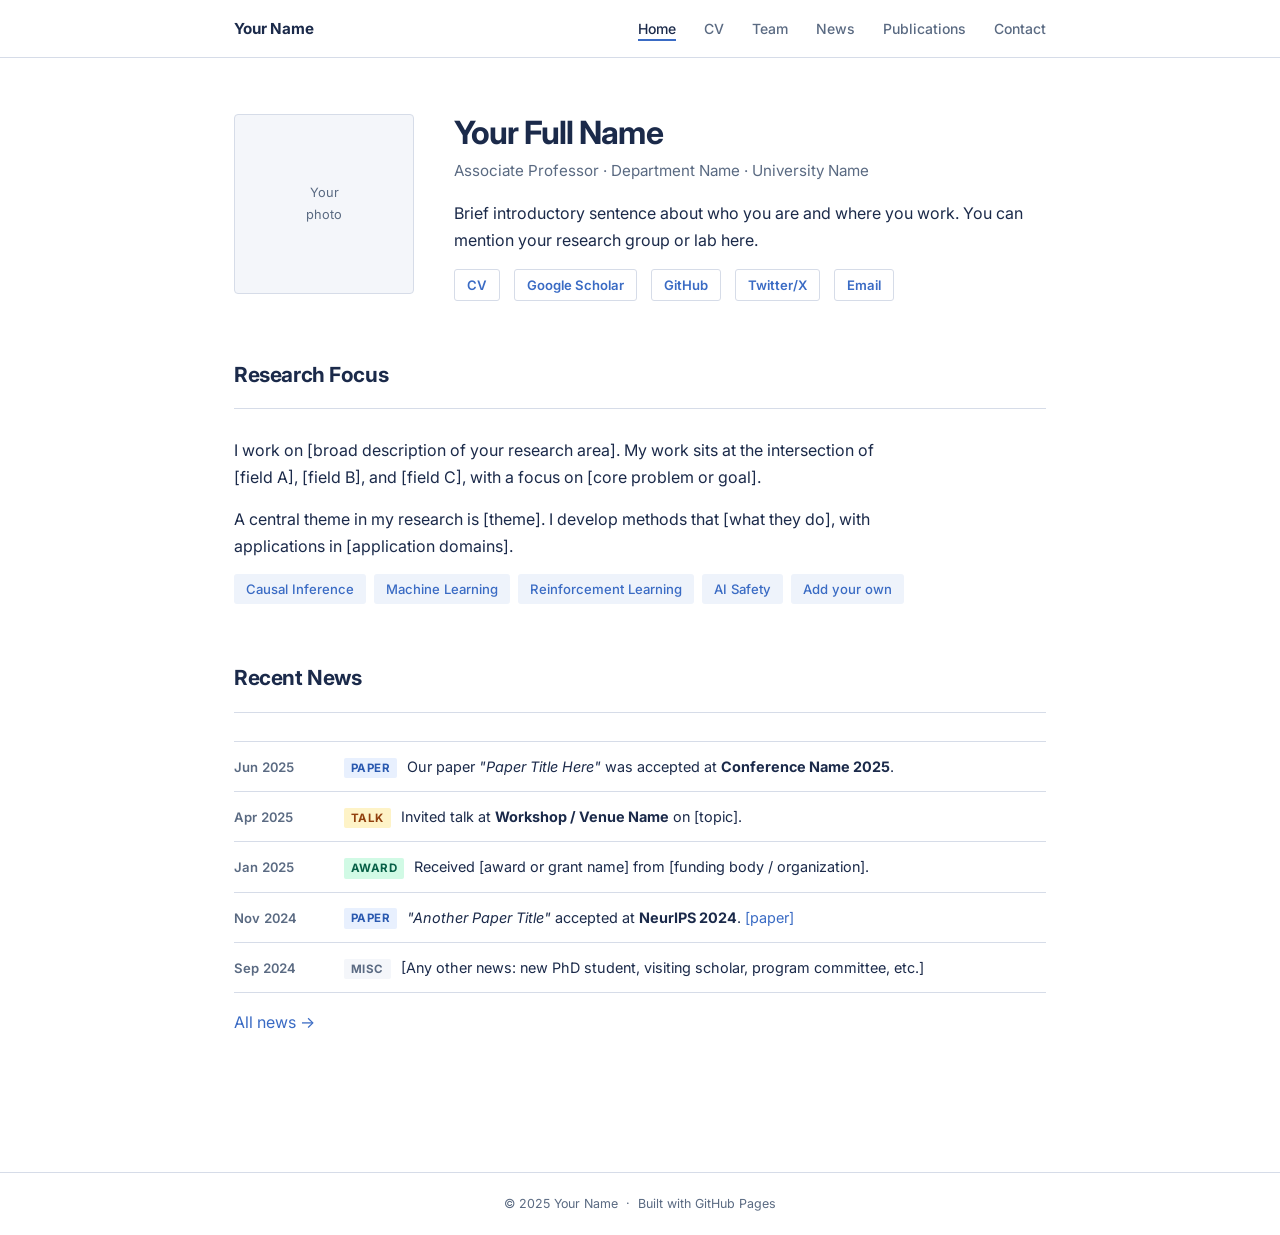
<file: index.html>
<!DOCTYPE html>
<html lang="en">
<head>
  <meta charset="UTF-8" />
  <meta name="viewport" content="width=device-width, initial-scale=1" />
  <title>Your Name – Home</title>
  <link rel="preconnect" href="https://fonts.googleapis.com" />
  <link rel="preconnect" href="https://fonts.gstatic.com" crossorigin />
  <link href="https://fonts.googleapis.com/css2?family=Inter:wght@400;500;600;700&display=swap" rel="stylesheet" />
  <link rel="stylesheet" href="style.css" />
</head>
<body>

<nav>
  <div class="nav-inner">
    <span class="nav-name">Your Name</span>
    <ul class="nav-links">
      <li><a href="index.html" class="active">Home</a></li>
      <li><a href="cv.html">CV</a></li>
      <li><a href="teams.html">Team</a></li>
      <li><a href="news.html">News</a></li>
      <li><a href="publications.html">Publications</a></li>
      <li><a href="contact.html">Contact</a></li>
    </ul>
  </div>
</nav>

<main class="page">

  <!-- ── Bio ─────────────────────────────────────────────── -->
  <div class="bio-row">
    <!-- Replace the placeholder div with: <img class="bio-photo" src="photo.jpg" alt="Your Name"> -->
    <div class="bio-photo-placeholder">Your<br>photo</div>
    <div class="bio-text">
      <h1>Your Full Name</h1>
      <p class="bio-tagline">Associate Professor · Department Name · University Name</p>
      <p>
        Brief introductory sentence about who you are and where you work.
        You can mention your research group or lab here.
      </p>
      <div class="bio-links">
        <a href="cv.html">CV</a>
        <a href="https://scholar.google.com" target="_blank">Google Scholar</a>
        <a href="https://github.com/yourusername" target="_blank">GitHub</a>
        <a href="https://twitter.com/yourusername" target="_blank">Twitter/X</a>
        <a href="mailto:your.email@university.edu">Email</a>
      </div>
    </div>
  </div>

  <!-- ── Research Focus ───────────────────────────────────── -->
  <div class="section">
    <h2>Research Focus</h2>
    <hr class="section-rule" />
    <p>
      I work on [broad description of your research area]. My work sits at the intersection of
      [field A], [field B], and [field C], with a focus on [core problem or goal].
    </p>
    <p>
      A central theme in my research is [theme]. I develop methods that [what they do],
      with applications in [application domains].
    </p>
    <div class="focus-tags">
      <span class="focus-tag">Causal Inference</span>
      <span class="focus-tag">Machine Learning</span>
      <span class="focus-tag">Reinforcement Learning</span>
      <span class="focus-tag">AI Safety</span>
      <span class="focus-tag">Add your own</span>
    </div>
  </div>

  <!-- ── Recent News ───────────────────────────────────────── -->
  <div class="section">
    <h2>Recent News</h2>
    <hr class="section-rule" />
    <ul class="news-list">
      <li>
        <span class="news-date">Jun 2025</span>
        <span class="news-text">
          <span class="news-tag tag-paper">Paper</span>
          Our paper <em>"Paper Title Here"</em> was accepted at <strong>Conference Name 2025</strong>.
        </span>
      </li>
      <li>
        <span class="news-date">Apr 2025</span>
        <span class="news-text">
          <span class="news-tag tag-talk">Talk</span>
          Invited talk at <strong>Workshop / Venue Name</strong> on [topic].
        </span>
      </li>
      <li>
        <span class="news-date">Jan 2025</span>
        <span class="news-text">
          <span class="news-tag tag-award">Award</span>
          Received [award or grant name] from [funding body / organization].
        </span>
      </li>
      <li>
        <span class="news-date">Nov 2024</span>
        <span class="news-text">
          <span class="news-tag tag-paper">Paper</span>
          <em>"Another Paper Title"</em> accepted at <strong>NeurIPS 2024</strong>.
          <a href="#">[paper]</a>
        </span>
      </li>
      <li>
        <span class="news-date">Sep 2024</span>
        <span class="news-text">
          <span class="news-tag tag-misc">Misc</span>
          [Any other news: new PhD student, visiting scholar, program committee, etc.]
        </span>
      </li>
    </ul>
    <p style="margin-top:16px;"><a href="news.html">All news →</a></p>
  </div>

</main>

<footer>
  &copy; 2025 Your Name &nbsp;·&nbsp; Built with GitHub Pages
</footer>

</body>
</html>
</file>
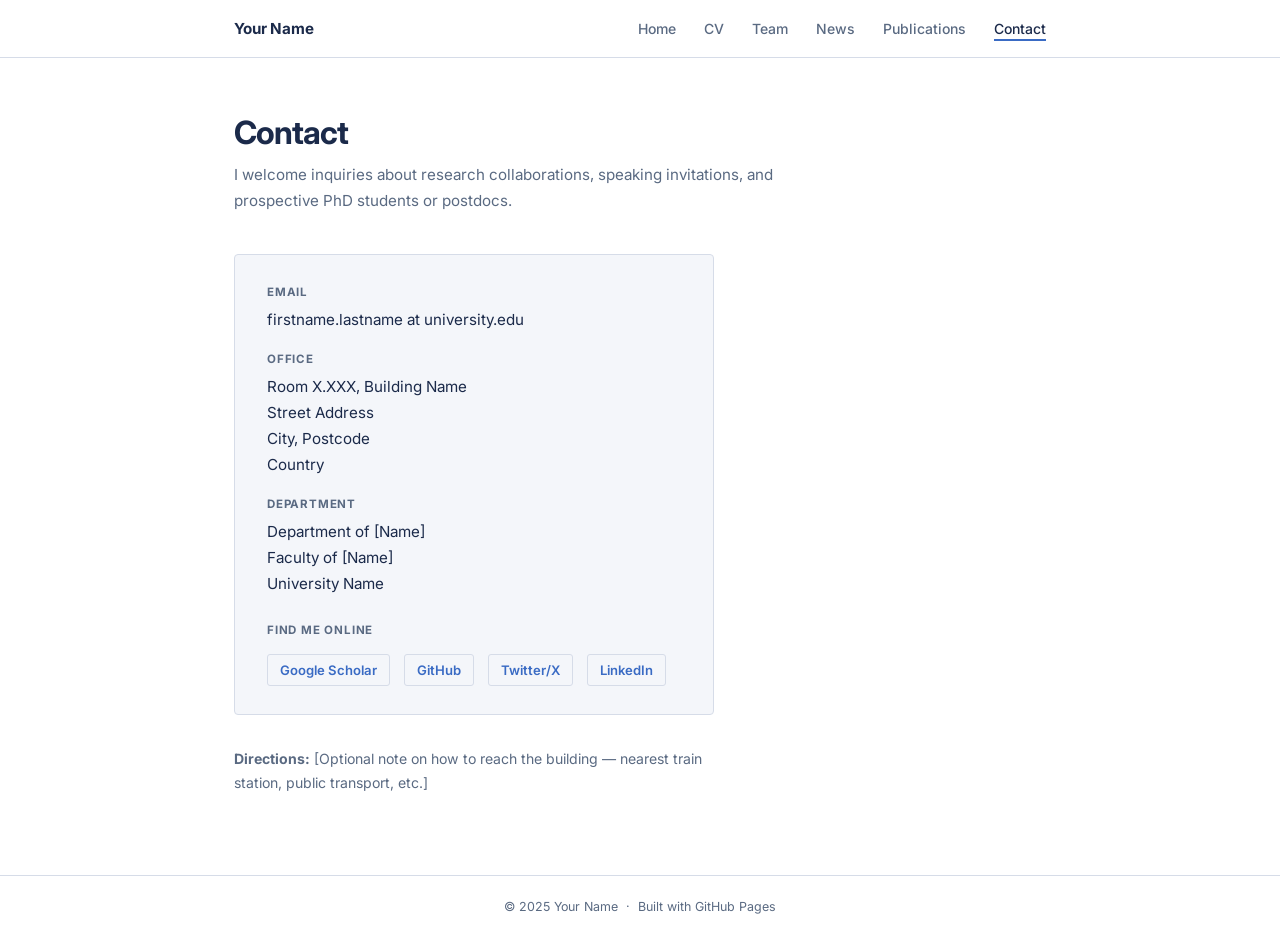
<file: contact.html>
<!DOCTYPE html>
<html lang="en">
<head>
  <meta charset="UTF-8" />
  <meta name="viewport" content="width=device-width, initial-scale=1" />
  <title>Your Name – Contact</title>
  <link rel="preconnect" href="https://fonts.googleapis.com" />
  <link rel="preconnect" href="https://fonts.gstatic.com" crossorigin />
  <link href="https://fonts.googleapis.com/css2?family=Inter:wght@400;500;600;700&display=swap" rel="stylesheet" />
  <link rel="stylesheet" href="style.css" />
</head>
<body>

<nav>
  <div class="nav-inner">
    <span class="nav-name">Your Name</span>
    <ul class="nav-links">
      <li><a href="index.html">Home</a></li>
      <li><a href="cv.html">CV</a></li>
      <li><a href="teams.html">Team</a></li>
      <li><a href="news.html">News</a></li>
      <li><a href="publications.html">Publications</a></li>
      <li><a href="contact.html" class="active">Contact</a></li>
    </ul>
  </div>
</nav>

<main class="page">
  <h1 style="margin-bottom: 10px;">Contact</h1>
  <p style="color: var(--muted); margin-bottom: 40px; font-size:0.95rem; max-width: 56ch;">
    I welcome inquiries about research collaborations, speaking invitations,
    and prospective PhD students or postdocs.
  </p>

  <div class="contact-block">

    <div class="contact-label">Email</div>
    <div class="contact-value">
      <!-- Using "at" instead of @ to reduce spam harvesting -->
      firstname.lastname at university.edu
    </div>

    <div class="contact-label">Office</div>
    <div class="contact-value">
      Room X.XXX, Building Name<br>
      Street Address<br>
      City, Postcode<br>
      Country
    </div>

    <div class="contact-label">Department</div>
    <div class="contact-value">
      Department of [Name]<br>
      Faculty of [Name]<br>
      University Name
    </div>

    <div class="contact-label" style="margin-top:24px;">Find me online</div>
    <div class="contact-value" style="margin-top: 6px;">
      <div class="bio-links" style="justify-content: flex-start;">
        <a href="https://scholar.google.com/citations?user=YOURID" target="_blank">Google Scholar</a>
        <a href="https://github.com/yourusername" target="_blank">GitHub</a>
        <a href="https://twitter.com/yourusername" target="_blank">Twitter/X</a>
        <a href="https://linkedin.com/in/yourusername" target="_blank">LinkedIn</a>
      </div>
    </div>

  </div>

  <!-- Optional: map or directions note -->
  <p style="margin-top: 32px; font-size: 0.88rem; color: var(--muted); max-width: 56ch;">
    <strong>Directions:</strong> [Optional note on how to reach the building — nearest train station, public transport, etc.]
  </p>

</main>

<footer>
  &copy; 2025 Your Name &nbsp;·&nbsp; Built with GitHub Pages
</footer>

</body>
</html>
</file>
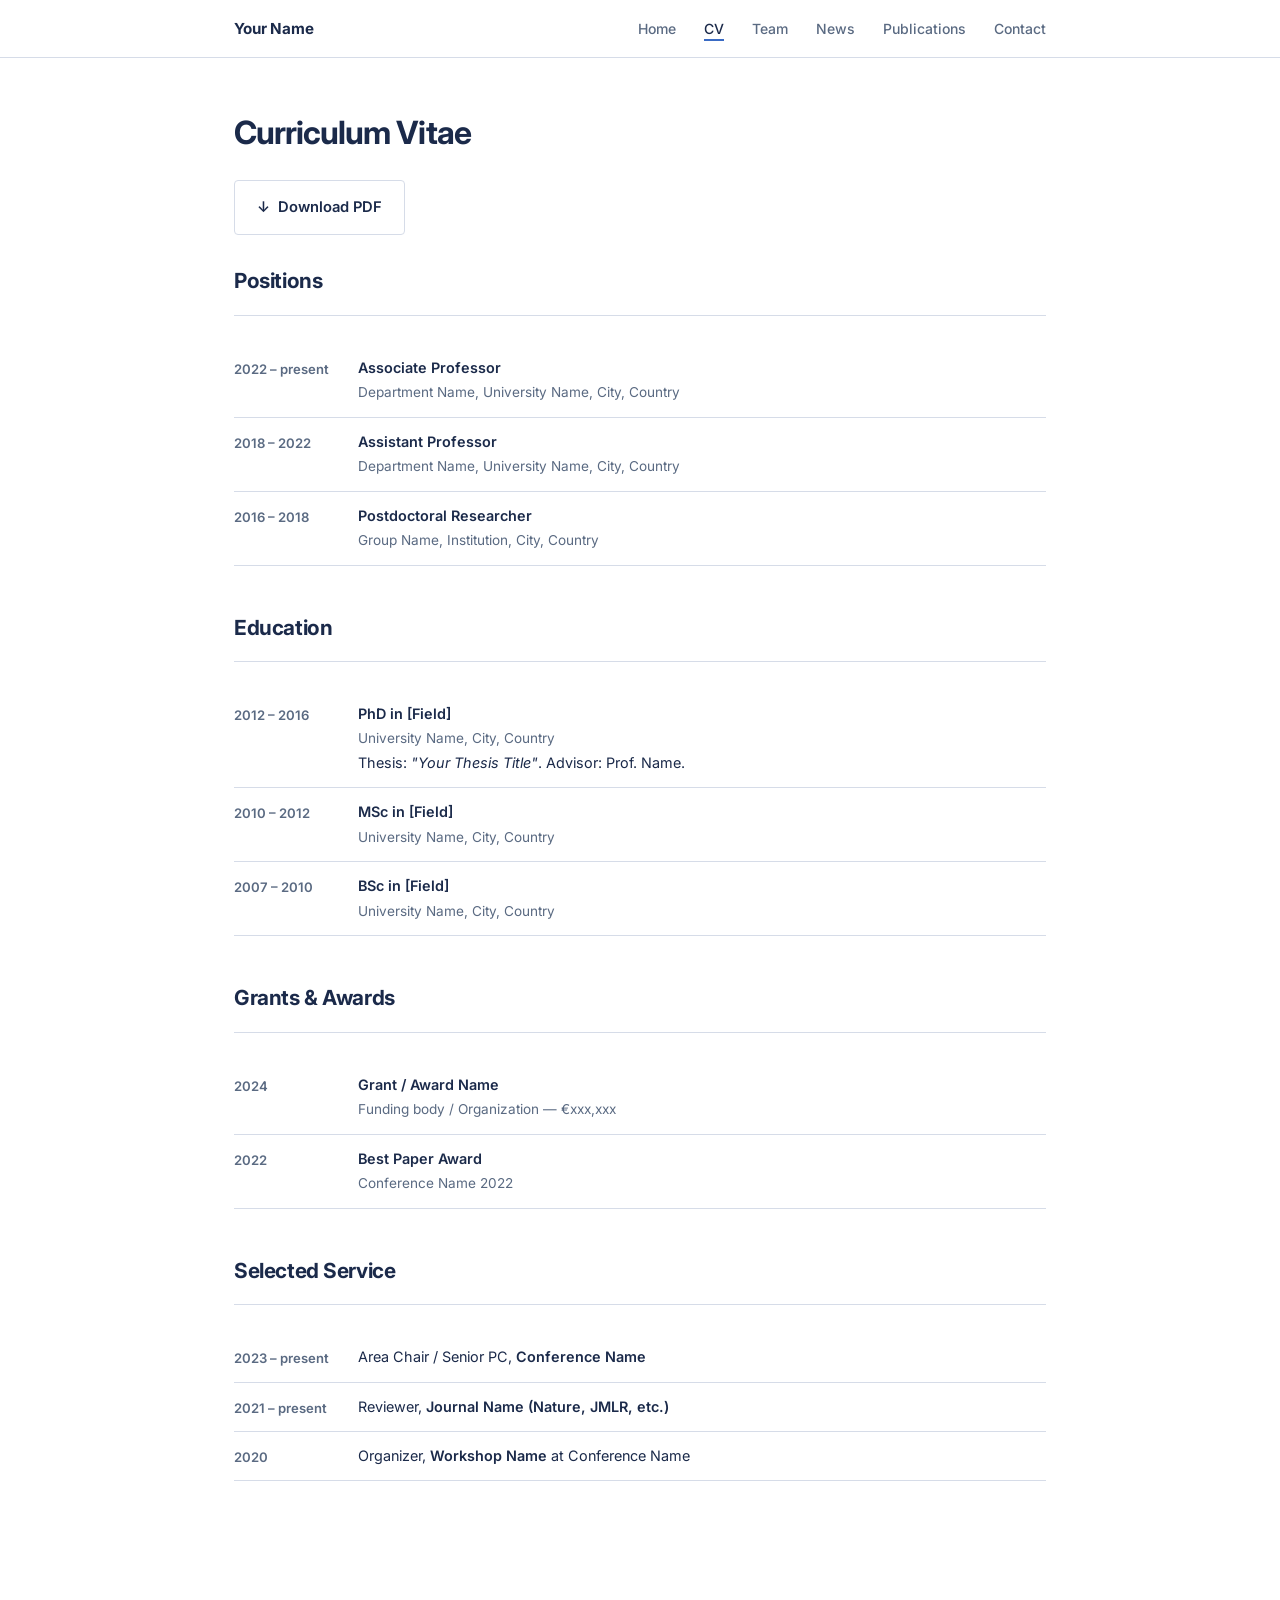
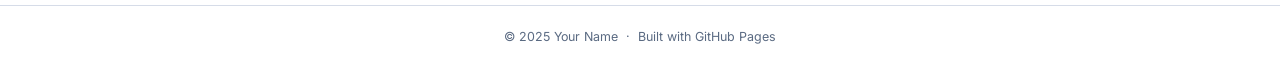
<file: cv.html>
<!DOCTYPE html>
<html lang="en">
<head>
  <meta charset="UTF-8" />
  <meta name="viewport" content="width=device-width, initial-scale=1" />
  <title>Your Name – CV</title>
  <link rel="preconnect" href="https://fonts.googleapis.com" />
  <link rel="preconnect" href="https://fonts.gstatic.com" crossorigin />
  <link href="https://fonts.googleapis.com/css2?family=Inter:wght@400;500;600;700&display=swap" rel="stylesheet" />
  <link rel="stylesheet" href="style.css" />
  <style>
    .cv-section { margin-bottom: 44px; }
    .cv-entry { display: flex; gap: 24px; padding: 12px 0; border-bottom: 1px solid var(--border); }
    .cv-entry:first-child { border-top: 1px solid var(--border); }
    .cv-year { flex-shrink: 0; width: 100px; font-size: 0.82rem; font-weight: 600; color: var(--muted); padding-top: 2px; }
    .cv-body { font-size: 0.9rem; }
    .cv-body strong { font-weight: 600; }
    .cv-body .cv-where { color: var(--muted); font-size: 0.85rem; }
  </style>
</head>
<body>

<nav>
  <div class="nav-inner">
    <span class="nav-name">Your Name</span>
    <ul class="nav-links">
      <li><a href="index.html">Home</a></li>
      <li><a href="cv.html" class="active">CV</a></li>
      <li><a href="teams.html">Team</a></li>
      <li><a href="news.html">News</a></li>
      <li><a href="publications.html">Publications</a></li>
      <li><a href="contact.html">Contact</a></li>
    </ul>
  </div>
</nav>

<main class="page">
  <h1 style="margin-bottom:28px;">Curriculum Vitae</h1>

  <!-- Download button — replace href with the path to your PDF -->
  <a class="cv-link-box" href="cv.pdf" target="_blank">
    ↓ &nbsp;Download PDF
  </a>

  <!-- ── Positions ───────────────────────────────────────── -->
  <div class="cv-section">
    <h2>Positions</h2>
    <hr class="section-rule" />
    <div class="cv-entry">
      <div class="cv-year">2022 – present</div>
      <div class="cv-body">
        <strong>Associate Professor</strong><br>
        <span class="cv-where">Department Name, University Name, City, Country</span>
      </div>
    </div>
    <div class="cv-entry">
      <div class="cv-year">2018 – 2022</div>
      <div class="cv-body">
        <strong>Assistant Professor</strong><br>
        <span class="cv-where">Department Name, University Name, City, Country</span>
      </div>
    </div>
    <div class="cv-entry">
      <div class="cv-year">2016 – 2018</div>
      <div class="cv-body">
        <strong>Postdoctoral Researcher</strong><br>
        <span class="cv-where">Group Name, Institution, City, Country</span>
      </div>
    </div>
  </div>

  <!-- ── Education ──────────────────────────────────────── -->
  <div class="cv-section">
    <h2>Education</h2>
    <hr class="section-rule" />
    <div class="cv-entry">
      <div class="cv-year">2012 – 2016</div>
      <div class="cv-body">
        <strong>PhD in [Field]</strong><br>
        <span class="cv-where">University Name, City, Country</span><br>
        Thesis: <em>"Your Thesis Title"</em>. Advisor: Prof. Name.
      </div>
    </div>
    <div class="cv-entry">
      <div class="cv-year">2010 – 2012</div>
      <div class="cv-body">
        <strong>MSc in [Field]</strong><br>
        <span class="cv-where">University Name, City, Country</span>
      </div>
    </div>
    <div class="cv-entry">
      <div class="cv-year">2007 – 2010</div>
      <div class="cv-body">
        <strong>BSc in [Field]</strong><br>
        <span class="cv-where">University Name, City, Country</span>
      </div>
    </div>
  </div>

  <!-- ── Grants & Awards ───────────────────────────────── -->
  <div class="cv-section">
    <h2>Grants &amp; Awards</h2>
    <hr class="section-rule" />
    <div class="cv-entry">
      <div class="cv-year">2024</div>
      <div class="cv-body">
        <strong>Grant / Award Name</strong><br>
        <span class="cv-where">Funding body / Organization — €xxx,xxx</span>
      </div>
    </div>
    <div class="cv-entry">
      <div class="cv-year">2022</div>
      <div class="cv-body">
        <strong>Best Paper Award</strong><br>
        <span class="cv-where">Conference Name 2022</span>
      </div>
    </div>
  </div>

  <!-- ── Selected Service ───────────────────────────────── -->
  <div class="cv-section">
    <h2>Selected Service</h2>
    <hr class="section-rule" />
    <div class="cv-entry">
      <div class="cv-year">2023 – present</div>
      <div class="cv-body">Area Chair / Senior PC, <strong>Conference Name</strong></div>
    </div>
    <div class="cv-entry">
      <div class="cv-year">2021 – present</div>
      <div class="cv-body">Reviewer, <strong>Journal Name (Nature, JMLR, etc.)</strong></div>
    </div>
    <div class="cv-entry">
      <div class="cv-year">2020</div>
      <div class="cv-body">Organizer, <strong>Workshop Name</strong> at Conference Name</div>
    </div>
  </div>

</main>

<footer>
  &copy; 2025 Your Name &nbsp;·&nbsp; Built with GitHub Pages
</footer>

</body>
</html>
</file>
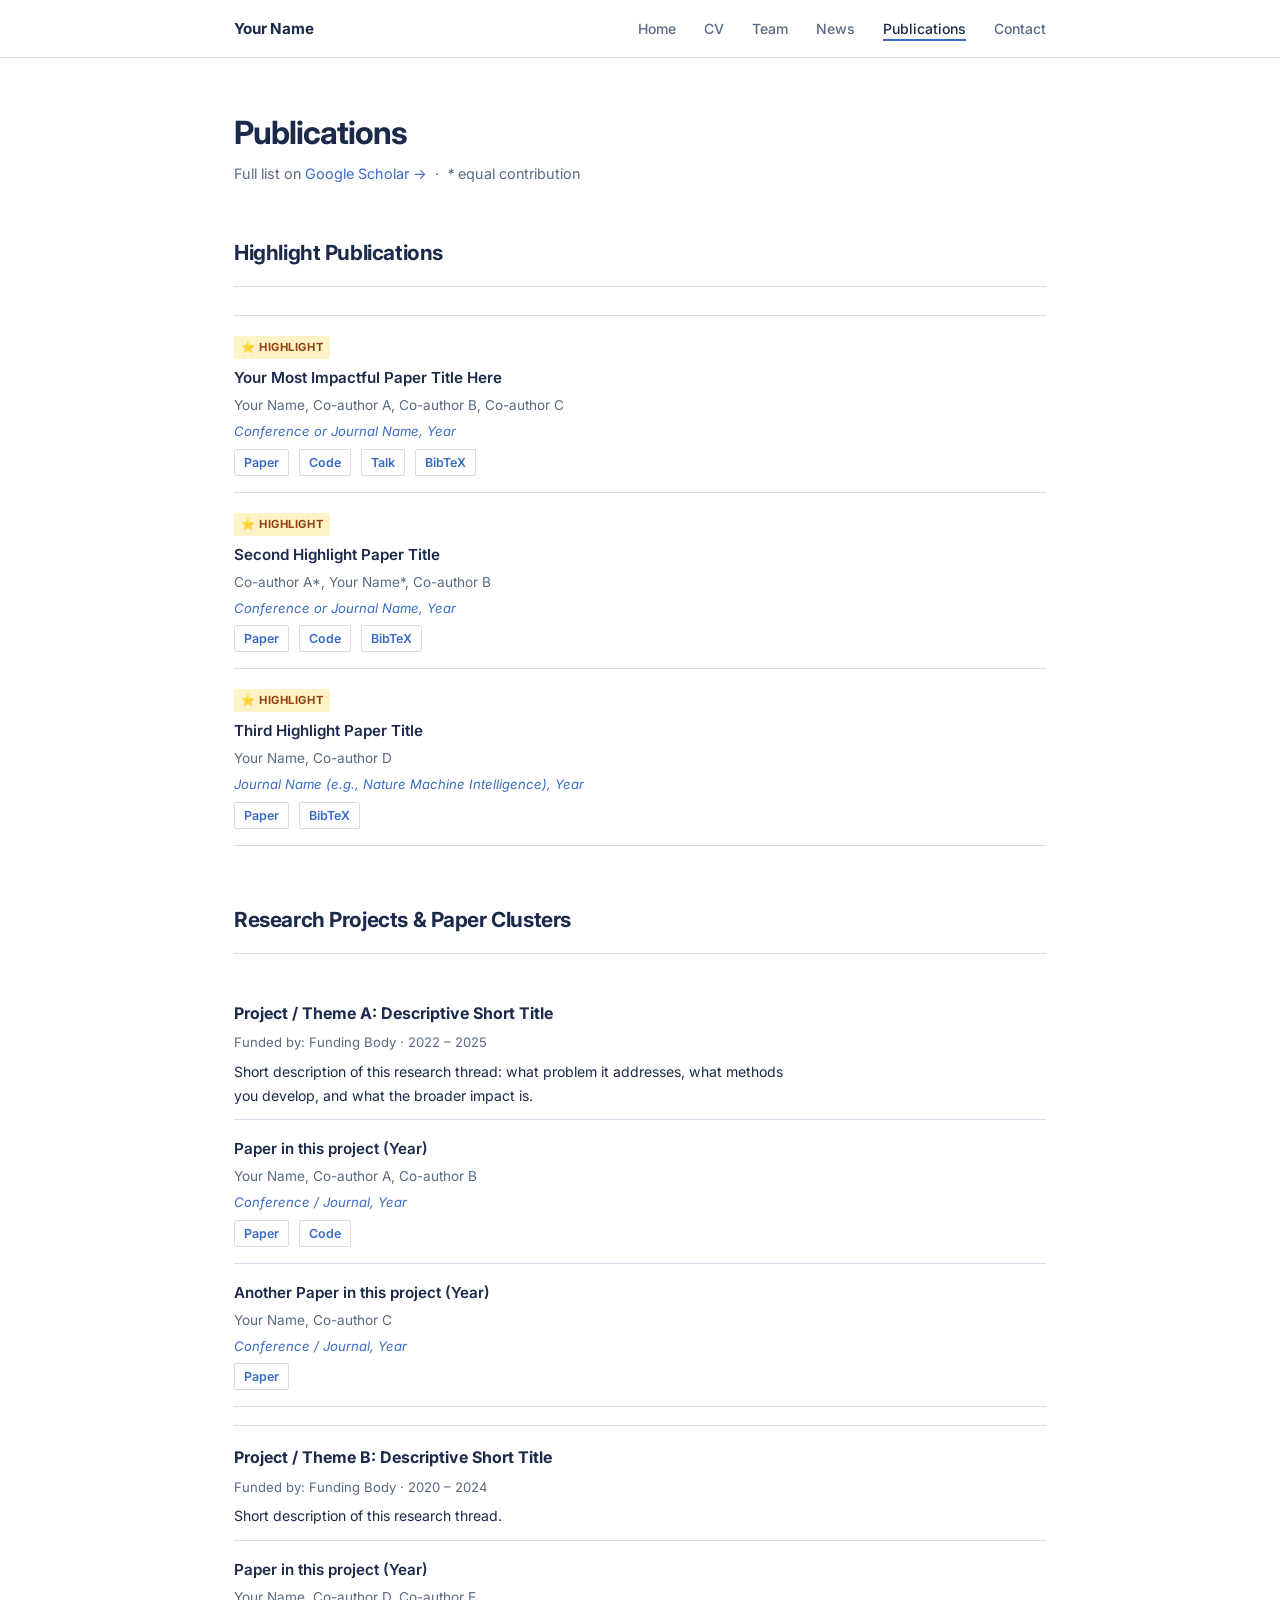
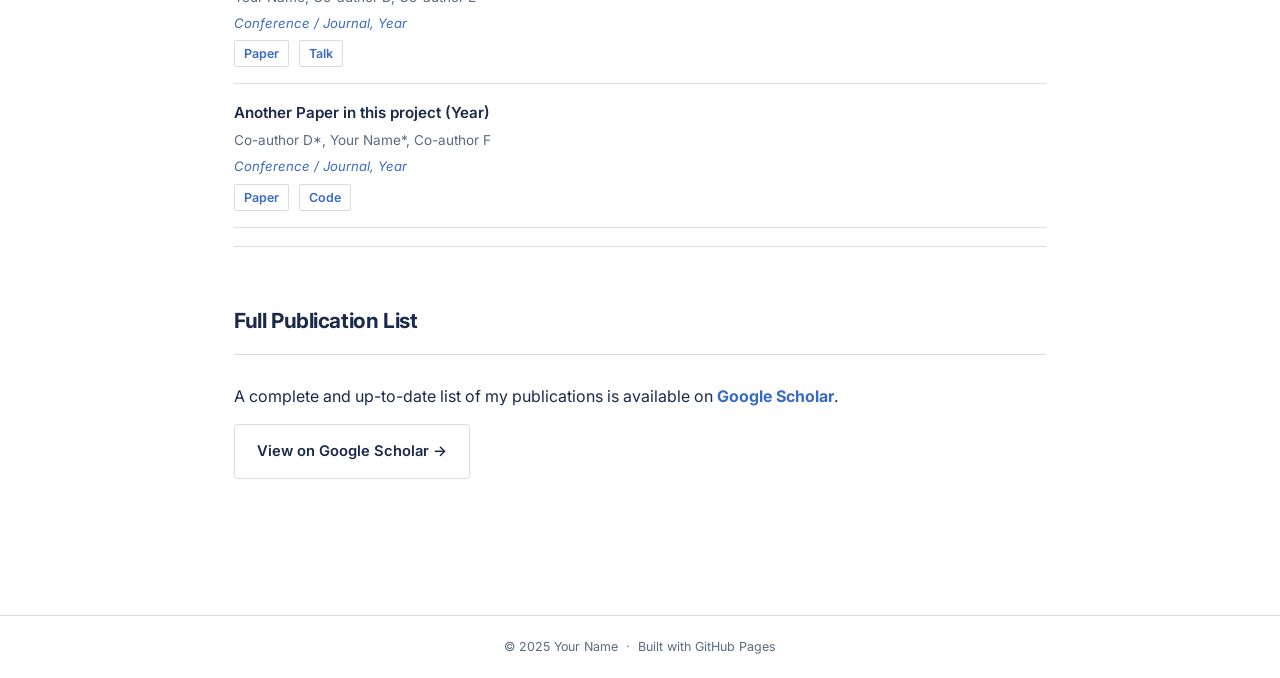
<file: publications.html>
<!DOCTYPE html>
<html lang="en">
<head>
  <meta charset="UTF-8" />
  <meta name="viewport" content="width=device-width, initial-scale=1" />
  <title>Your Name – Publications</title>
  <link rel="preconnect" href="https://fonts.googleapis.com" />
  <link rel="preconnect" href="https://fonts.gstatic.com" crossorigin />
  <link href="https://fonts.googleapis.com/css2?family=Inter:wght@400;500;600;700&display=swap" rel="stylesheet" />
  <link rel="stylesheet" href="style.css" />
</head>
<body>

<nav>
  <div class="nav-inner">
    <span class="nav-name">Your Name</span>
    <ul class="nav-links">
      <li><a href="index.html">Home</a></li>
      <li><a href="cv.html">CV</a></li>
      <li><a href="teams.html">Team</a></li>
      <li><a href="news.html">News</a></li>
      <li><a href="publications.html" class="active">Publications</a></li>
      <li><a href="contact.html">Contact</a></li>
    </ul>
  </div>
</nav>

<main class="page">
  <h1 style="margin-bottom: 10px;">Publications</h1>
  <p style="color: var(--muted); font-size: 0.9rem; margin-bottom: 48px;">
    Full list on
    <a href="https://scholar.google.com/citations?user=YOURID" target="_blank">Google Scholar →</a>
    &nbsp;·&nbsp; <em>*</em> equal contribution
  </p>

  <!-- ── Highlight Publications ──────────────────────────── -->
  <div class="section">
    <h2>Highlight Publications</h2>
    <hr class="section-rule" />
    <ul class="pub-list">

      <li class="pub-item">
        <div class="highlight-badge">⭐ Highlight</div>
        <div class="pub-title">Your Most Impactful Paper Title Here</div>
        <div class="pub-authors">Your Name, Co-author A, Co-author B, Co-author C</div>
        <div class="pub-venue">Conference or Journal Name, Year</div>
        <div class="pub-links">
          <a href="#">Paper</a>
          <a href="#">Code</a>
          <a href="#">Talk</a>
          <a href="#">BibTeX</a>
        </div>
      </li>

      <li class="pub-item">
        <div class="highlight-badge">⭐ Highlight</div>
        <div class="pub-title">Second Highlight Paper Title</div>
        <div class="pub-authors">Co-author A*, Your Name*, Co-author B</div>
        <div class="pub-venue">Conference or Journal Name, Year</div>
        <div class="pub-links">
          <a href="#">Paper</a>
          <a href="#">Code</a>
          <a href="#">BibTeX</a>
        </div>
      </li>

      <li class="pub-item">
        <div class="highlight-badge">⭐ Highlight</div>
        <div class="pub-title">Third Highlight Paper Title</div>
        <div class="pub-authors">Your Name, Co-author D</div>
        <div class="pub-venue">Journal Name (e.g., Nature Machine Intelligence), Year</div>
        <div class="pub-links">
          <a href="#">Paper</a>
          <a href="#">BibTeX</a>
        </div>
      </li>

    </ul>
  </div>

  <!-- ── Projects ──────────────────────────────────────── -->
  <div class="section">
    <h2>Research Projects &amp; Paper Clusters</h2>
    <hr class="section-rule" />

    <!-- Project 1 -->
    <div class="project-item">
      <div class="project-title">Project / Theme A: Descriptive Short Title</div>
      <div class="project-meta">Funded by: Funding Body · 2022 – 2025</div>
      <div class="project-desc" style="margin-bottom:12px;">
        Short description of this research thread: what problem it addresses, what methods you develop,
        and what the broader impact is.
      </div>
      <ul class="pub-list" style="margin-top:0;">
        <li class="pub-item">
          <div class="pub-title">Paper in this project (Year)</div>
          <div class="pub-authors">Your Name, Co-author A, Co-author B</div>
          <div class="pub-venue">Conference / Journal, Year</div>
          <div class="pub-links"><a href="#">Paper</a><a href="#">Code</a></div>
        </li>
        <li class="pub-item">
          <div class="pub-title">Another Paper in this project (Year)</div>
          <div class="pub-authors">Your Name, Co-author C</div>
          <div class="pub-venue">Conference / Journal, Year</div>
          <div class="pub-links"><a href="#">Paper</a></div>
        </li>
      </ul>
    </div>

    <!-- Project 2 -->
    <div class="project-item">
      <div class="project-title">Project / Theme B: Descriptive Short Title</div>
      <div class="project-meta">Funded by: Funding Body · 2020 – 2024</div>
      <div class="project-desc" style="margin-bottom:12px;">
        Short description of this research thread.
      </div>
      <ul class="pub-list" style="margin-top:0;">
        <li class="pub-item">
          <div class="pub-title">Paper in this project (Year)</div>
          <div class="pub-authors">Your Name, Co-author D, Co-author E</div>
          <div class="pub-venue">Conference / Journal, Year</div>
          <div class="pub-links"><a href="#">Paper</a><a href="#">Talk</a></div>
        </li>
        <li class="pub-item">
          <div class="pub-title">Another Paper in this project (Year)</div>
          <div class="pub-authors">Co-author D*, Your Name*, Co-author F</div>
          <div class="pub-venue">Conference / Journal, Year</div>
          <div class="pub-links"><a href="#">Paper</a><a href="#">Code</a></div>
        </li>
      </ul>
    </div>

    <!-- Add more project blocks following the same pattern -->

  </div>

  <!-- ── Full List link ─────────────────────────────────── -->
  <div class="section">
    <h2>Full Publication List</h2>
    <hr class="section-rule" />
    <p>
      A complete and up-to-date list of my publications is available on
      <a href="https://scholar.google.com/citations?user=YOURID" target="_blank"><strong>Google Scholar</strong></a>.
    </p>
    <p style="margin-top:8px;">
      <a class="cv-link-box" href="https://scholar.google.com/citations?user=YOURID" target="_blank" style="margin-bottom:0;">
        View on Google Scholar →
      </a>
    </p>
  </div>

</main>

<footer>
  &copy; 2025 Your Name &nbsp;·&nbsp; Built with GitHub Pages
</footer>

</body>
</html>
</file>
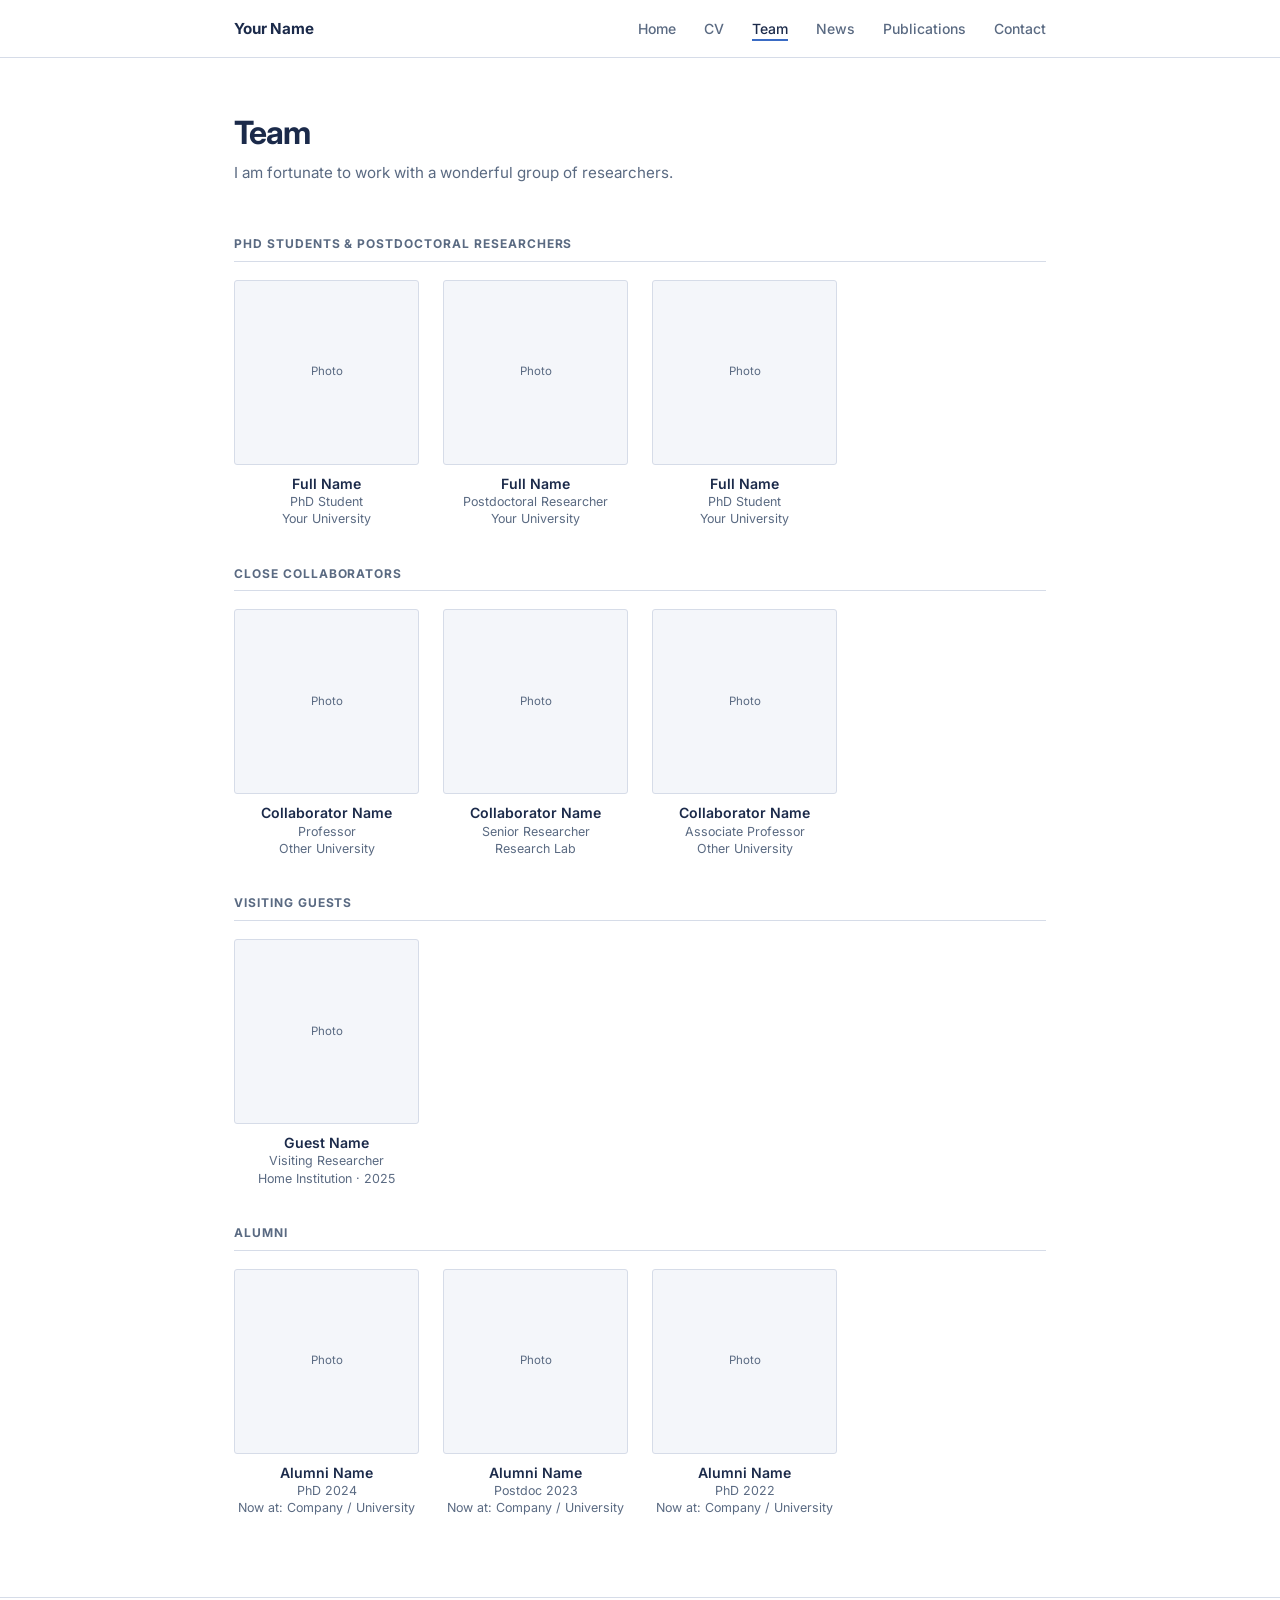
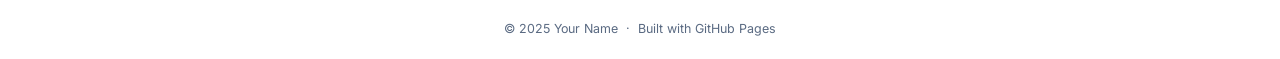
<file: teams.html>
<!DOCTYPE html>
<html lang="en">
<head>
  <meta charset="UTF-8" />
  <meta name="viewport" content="width=device-width, initial-scale=1" />
  <title>Your Name – Team</title>
  <link rel="preconnect" href="https://fonts.googleapis.com" />
  <link rel="preconnect" href="https://fonts.gstatic.com" crossorigin />
  <link href="https://fonts.googleapis.com/css2?family=Inter:wght@400;500;600;700&display=swap" rel="stylesheet" />
  <link rel="stylesheet" href="style.css" />
</head>
<body>

<nav>
  <div class="nav-inner">
    <span class="nav-name">Your Name</span>
    <ul class="nav-links">
      <li><a href="index.html">Home</a></li>
      <li><a href="cv.html">CV</a></li>
      <li><a href="teams.html" class="active">Team</a></li>
      <li><a href="news.html">News</a></li>
      <li><a href="publications.html">Publications</a></li>
      <li><a href="contact.html">Contact</a></li>
    </ul>
  </div>
</nav>

<main class="page">
  <h1 style="margin-bottom: 8px;">Team</h1>
  <p style="color: var(--muted); margin-bottom: 48px; font-size:0.95rem;">
    I am fortunate to work with a wonderful group of researchers.
    <!-- Optional: add a note about open positions here -->
    <!-- <a href="#">We are hiring!</a> -->
  </p>

  <!-- ── PhD Students & Postdocs ──────────────────────── -->
  <div class="team-section-label">PhD Students &amp; Postdoctoral Researchers</div>
  <div class="team-grid">

    <div class="team-card">
      <!-- Replace with: <img class="team-photo" src="photos/name.jpg" alt="Full Name"> -->
      <div class="team-photo-ph">Photo</div>
      <div class="team-member-name">Full Name</div>
      <div class="team-member-affil">PhD Student<br>Your University</div>
    </div>

    <div class="team-card">
      <div class="team-photo-ph">Photo</div>
      <div class="team-member-name">Full Name</div>
      <div class="team-member-affil">Postdoctoral Researcher<br>Your University</div>
    </div>

    <div class="team-card">
      <div class="team-photo-ph">Photo</div>
      <div class="team-member-name">Full Name</div>
      <div class="team-member-affil">PhD Student<br>Your University</div>
    </div>

    <!-- Add more team cards here following the same pattern -->

  </div>

  <!-- ── Close Collaborators ───────────────────────────── -->
  <div class="team-section-label">Close Collaborators</div>
  <div class="team-grid">

    <div class="team-card">
      <div class="team-photo-ph">Photo</div>
      <div class="team-member-name">Collaborator Name</div>
      <div class="team-member-affil">Professor<br>Other University</div>
    </div>

    <div class="team-card">
      <div class="team-photo-ph">Photo</div>
      <div class="team-member-name">Collaborator Name</div>
      <div class="team-member-affil">Senior Researcher<br>Research Lab</div>
    </div>

    <div class="team-card">
      <div class="team-photo-ph">Photo</div>
      <div class="team-member-name">Collaborator Name</div>
      <div class="team-member-affil">Associate Professor<br>Other University</div>
    </div>

  </div>

  <!-- ── Visiting Guests ────────────────────────────────── -->
  <div class="team-section-label">Visiting Guests</div>
  <div class="team-grid">

    <div class="team-card">
      <div class="team-photo-ph">Photo</div>
      <div class="team-member-name">Guest Name</div>
      <div class="team-member-affil">Visiting Researcher<br>Home Institution · 2025</div>
    </div>

    <!-- Add more visiting guests here -->

  </div>

  <!-- ── Alumni ─────────────────────────────────────────── -->
  <div class="team-section-label">Alumni</div>
  <div class="team-grid">

    <div class="team-card">
      <div class="team-photo-ph">Photo</div>
      <div class="team-member-name">Alumni Name</div>
      <div class="team-member-affil">PhD 2024<br>Now at: Company / University</div>
    </div>

    <div class="team-card">
      <div class="team-photo-ph">Photo</div>
      <div class="team-member-name">Alumni Name</div>
      <div class="team-member-affil">Postdoc 2023<br>Now at: Company / University</div>
    </div>

    <div class="team-card">
      <div class="team-photo-ph">Photo</div>
      <div class="team-member-name">Alumni Name</div>
      <div class="team-member-affil">PhD 2022<br>Now at: Company / University</div>
    </div>

  </div>

</main>

<footer>
  &copy; 2025 Your Name &nbsp;·&nbsp; Built with GitHub Pages
</footer>

</body>
</html>
</file>
<file: style.css>
/* ── Tokens ────────────────────────────────────────────────── */
:root {
  --navy:   #1B2A4A;
  --blue:   #3A6BC4;
  --blue-lt:#EEF3FB;
  --text:   #1B2A4A;
  --muted:  #5a6a82;
  --border: #d6dce8;
  --bg:     #ffffff;
  --bg-alt: #F4F6FA;
  --max:    860px;
  --nav-h:  58px;
}

/* ── Reset ─────────────────────────────────────────────────── */
*, *::before, *::after { box-sizing: border-box; margin: 0; padding: 0; }
html { scroll-behavior: smooth; }
body {
  font-family: 'Inter', sans-serif;
  font-size: 16px;
  line-height: 1.7;
  color: var(--text);
  background: var(--bg);
}
img { max-width: 100%; display: block; }
a { color: var(--blue); text-decoration: none; }
a:hover { text-decoration: underline; }

/* ── Navigation ────────────────────────────────────────────── */
nav {
  position: sticky;
  top: 0;
  z-index: 100;
  background: var(--bg);
  border-bottom: 1px solid var(--border);
  height: var(--nav-h);
  display: flex;
  align-items: center;
}
.nav-inner {
  max-width: var(--max);
  margin: 0 auto;
  padding: 0 24px;
  width: 100%;
  display: flex;
  align-items: center;
  justify-content: space-between;
  gap: 24px;
}
.nav-name {
  font-weight: 700;
  font-size: 0.95rem;
  color: var(--navy);
  white-space: nowrap;
  letter-spacing: -0.01em;
}
.nav-links {
  display: flex;
  gap: 28px;
  list-style: none;
  flex-wrap: wrap;
}
.nav-links a {
  font-size: 0.875rem;
  font-weight: 500;
  color: var(--muted);
  text-decoration: none;
  padding-bottom: 2px;
  border-bottom: 2px solid transparent;
  transition: color .15s, border-color .15s;
}
.nav-links a:hover,
.nav-links a.active {
  color: var(--navy);
  border-bottom-color: var(--blue);
}

/* ── Page wrapper ──────────────────────────────────────────── */
.page {
  max-width: var(--max);
  margin: 0 auto;
  padding: 56px 24px 80px;
}

/* ── Typography ────────────────────────────────────────────── */
h1 { font-size: 2rem; font-weight: 700; line-height: 1.2; letter-spacing: -0.03em; }
h2 { font-size: 1.3rem; font-weight: 700; letter-spacing: -0.02em; margin-bottom: 16px; color: var(--navy); }
h3 { font-size: 1rem; font-weight: 600; margin-bottom: 6px; }
p  { margin-bottom: 14px; max-width: 68ch; }
p:last-child { margin-bottom: 0; }

/* ── Section spacing ───────────────────────────────────────── */
.section { margin-bottom: 56px; }
.section-rule {
  border: none;
  border-top: 1px solid var(--border);
  margin-bottom: 28px;
}

/* ── Home: bio row ─────────────────────────────────────────── */
.bio-row {
  display: flex;
  gap: 40px;
  align-items: flex-start;
  margin-bottom: 56px;
}
.bio-photo {
  flex-shrink: 0;
  width: 180px;
  height: 180px;
  border-radius: 4px;
  object-fit: cover;
  background: var(--bg-alt);
  border: 1px solid var(--border);
}
.bio-photo-placeholder {
  width: 180px;
  height: 180px;
  border-radius: 4px;
  background: var(--bg-alt);
  border: 1px solid var(--border);
  display: flex;
  align-items: center;
  justify-content: center;
  color: var(--muted);
  font-size: 0.8rem;
  text-align: center;
  flex-shrink: 0;
}
.bio-text h1 { margin-bottom: 6px; }
.bio-tagline {
  color: var(--muted);
  font-size: 0.95rem;
  margin-bottom: 16px;
}
.bio-links { display: flex; gap: 14px; flex-wrap: wrap; margin-top: 14px; }
.bio-links a {
  font-size: 0.82rem;
  font-weight: 600;
  color: var(--blue);
  border: 1px solid var(--border);
  padding: 4px 12px;
  border-radius: 3px;
  transition: background .15s;
}
.bio-links a:hover { background: var(--blue-lt); text-decoration: none; }

/* ── Research focus tags ───────────────────────────────────── */
.focus-tags { display: flex; flex-wrap: wrap; gap: 8px; margin-top: 10px; }
.focus-tag {
  background: var(--blue-lt);
  color: var(--blue);
  font-size: 0.82rem;
  font-weight: 500;
  padding: 4px 12px;
  border-radius: 3px;
}

/* ── News list ─────────────────────────────────────────────── */
.news-list { list-style: none; }
.news-list li {
  display: flex;
  gap: 20px;
  padding: 13px 0;
  border-bottom: 1px solid var(--border);
  align-items: baseline;
}
.news-list li:first-child { border-top: 1px solid var(--border); }
.news-date {
  flex-shrink: 0;
  width: 90px;
  font-size: 0.82rem;
  font-weight: 600;
  color: var(--muted);
  font-variant-numeric: tabular-nums;
}
.news-text { font-size: 0.9rem; line-height: 1.6; }
.news-tag {
  display: inline-block;
  font-size: 0.72rem;
  font-weight: 700;
  text-transform: uppercase;
  letter-spacing: 0.04em;
  padding: 1px 7px;
  border-radius: 2px;
  margin-right: 6px;
  vertical-align: middle;
}
.tag-paper  { background: #E8F0FE; color: #2A59B0; }
.tag-talk   { background: #FEF3C7; color: #92400E; }
.tag-award  { background: #D1FAE5; color: #065F46; }
.tag-misc   { background: var(--bg-alt); color: var(--muted); }

/* ── Teams grid ────────────────────────────────────────────── */
.team-section-label {
  font-size: 0.75rem;
  font-weight: 700;
  text-transform: uppercase;
  letter-spacing: 0.08em;
  color: var(--muted);
  margin-bottom: 18px;
  margin-top: 36px;
  padding-bottom: 6px;
  border-bottom: 1px solid var(--border);
}
.team-grid {
  display: grid;
  grid-template-columns: repeat(auto-fill, minmax(145px, 1fr));
  gap: 24px;
}
.team-card { text-align: center; }
.team-photo, .team-photo-ph {
  width: 100%;
  aspect-ratio: 1;
  border-radius: 3px;
  object-fit: cover;
  margin-bottom: 10px;
  background: var(--bg-alt);
  border: 1px solid var(--border);
  display: flex;
  align-items: center;
  justify-content: center;
  color: var(--muted);
  font-size: 0.72rem;
}
.team-member-name { font-size: 0.88rem; font-weight: 600; line-height: 1.3; }
.team-member-affil { font-size: 0.78rem; color: var(--muted); line-height: 1.4; }

/* ── Publications ──────────────────────────────────────────── */
.pub-list { list-style: none; }
.pub-item {
  padding: 16px 0;
  border-bottom: 1px solid var(--border);
}
.pub-item:first-child { border-top: 1px solid var(--border); }
.pub-title { font-weight: 600; font-size: 0.95rem; margin-bottom: 3px; }
.pub-authors { font-size: 0.85rem; color: var(--muted); margin-bottom: 3px; }
.pub-venue { font-size: 0.82rem; color: var(--blue); font-style: italic; margin-bottom: 6px; }
.pub-links { display: flex; gap: 10px; flex-wrap: wrap; }
.pub-links a {
  font-size: 0.78rem;
  font-weight: 600;
  color: var(--blue);
  border: 1px solid var(--border);
  padding: 2px 9px;
  border-radius: 2px;
}
.pub-links a:hover { background: var(--blue-lt); text-decoration: none; }
.highlight-badge {
  display: inline-block;
  font-size: 0.7rem;
  font-weight: 700;
  text-transform: uppercase;
  letter-spacing: 0.05em;
  background: #FEF3C7;
  color: #92400E;
  padding: 2px 7px;
  border-radius: 2px;
  margin-bottom: 6px;
}

/* ── Projects ──────────────────────────────────────────────── */
.project-item {
  padding: 18px 0;
  border-bottom: 1px solid var(--border);
}
.project-item:first-child { border-top: 1px solid var(--border); }
.project-title { font-weight: 700; font-size: 1rem; margin-bottom: 4px; }
.project-meta { font-size: 0.82rem; color: var(--muted); margin-bottom: 6px; }
.project-desc { font-size: 0.88rem; max-width: 64ch; }

/* ── Contact ───────────────────────────────────────────────── */
.contact-block {
  background: var(--bg-alt);
  border: 1px solid var(--border);
  padding: 28px 32px;
  border-radius: 4px;
  max-width: 480px;
}
.contact-label {
  font-size: 0.72rem;
  font-weight: 700;
  text-transform: uppercase;
  letter-spacing: 0.07em;
  color: var(--muted);
  margin-bottom: 4px;
  margin-top: 18px;
}
.contact-label:first-child { margin-top: 0; }
.contact-value { font-size: 0.95rem; }

/* ── Footer ────────────────────────────────────────────────── */
footer {
  border-top: 1px solid var(--border);
  text-align: center;
  padding: 20px 24px;
  font-size: 0.78rem;
  color: var(--muted);
}

/* ── CV embed / link ───────────────────────────────────────── */
.cv-link-box {
  display: inline-flex;
  align-items: center;
  gap: 10px;
  border: 1px solid var(--border);
  padding: 14px 22px;
  border-radius: 4px;
  font-weight: 600;
  font-size: 0.92rem;
  color: var(--navy);
  margin-bottom: 28px;
  transition: background .15s;
}
.cv-link-box:hover { background: var(--blue-lt); text-decoration: none; }

/* ── Responsive ────────────────────────────────────────────── */
@media (max-width: 600px) {
  .bio-row { flex-direction: column; }
  .bio-photo-placeholder { width: 130px; height: 130px; }
  h1 { font-size: 1.6rem; }
  .nav-name { display: none; }
  .news-date { width: 72px; }
}
</file>
